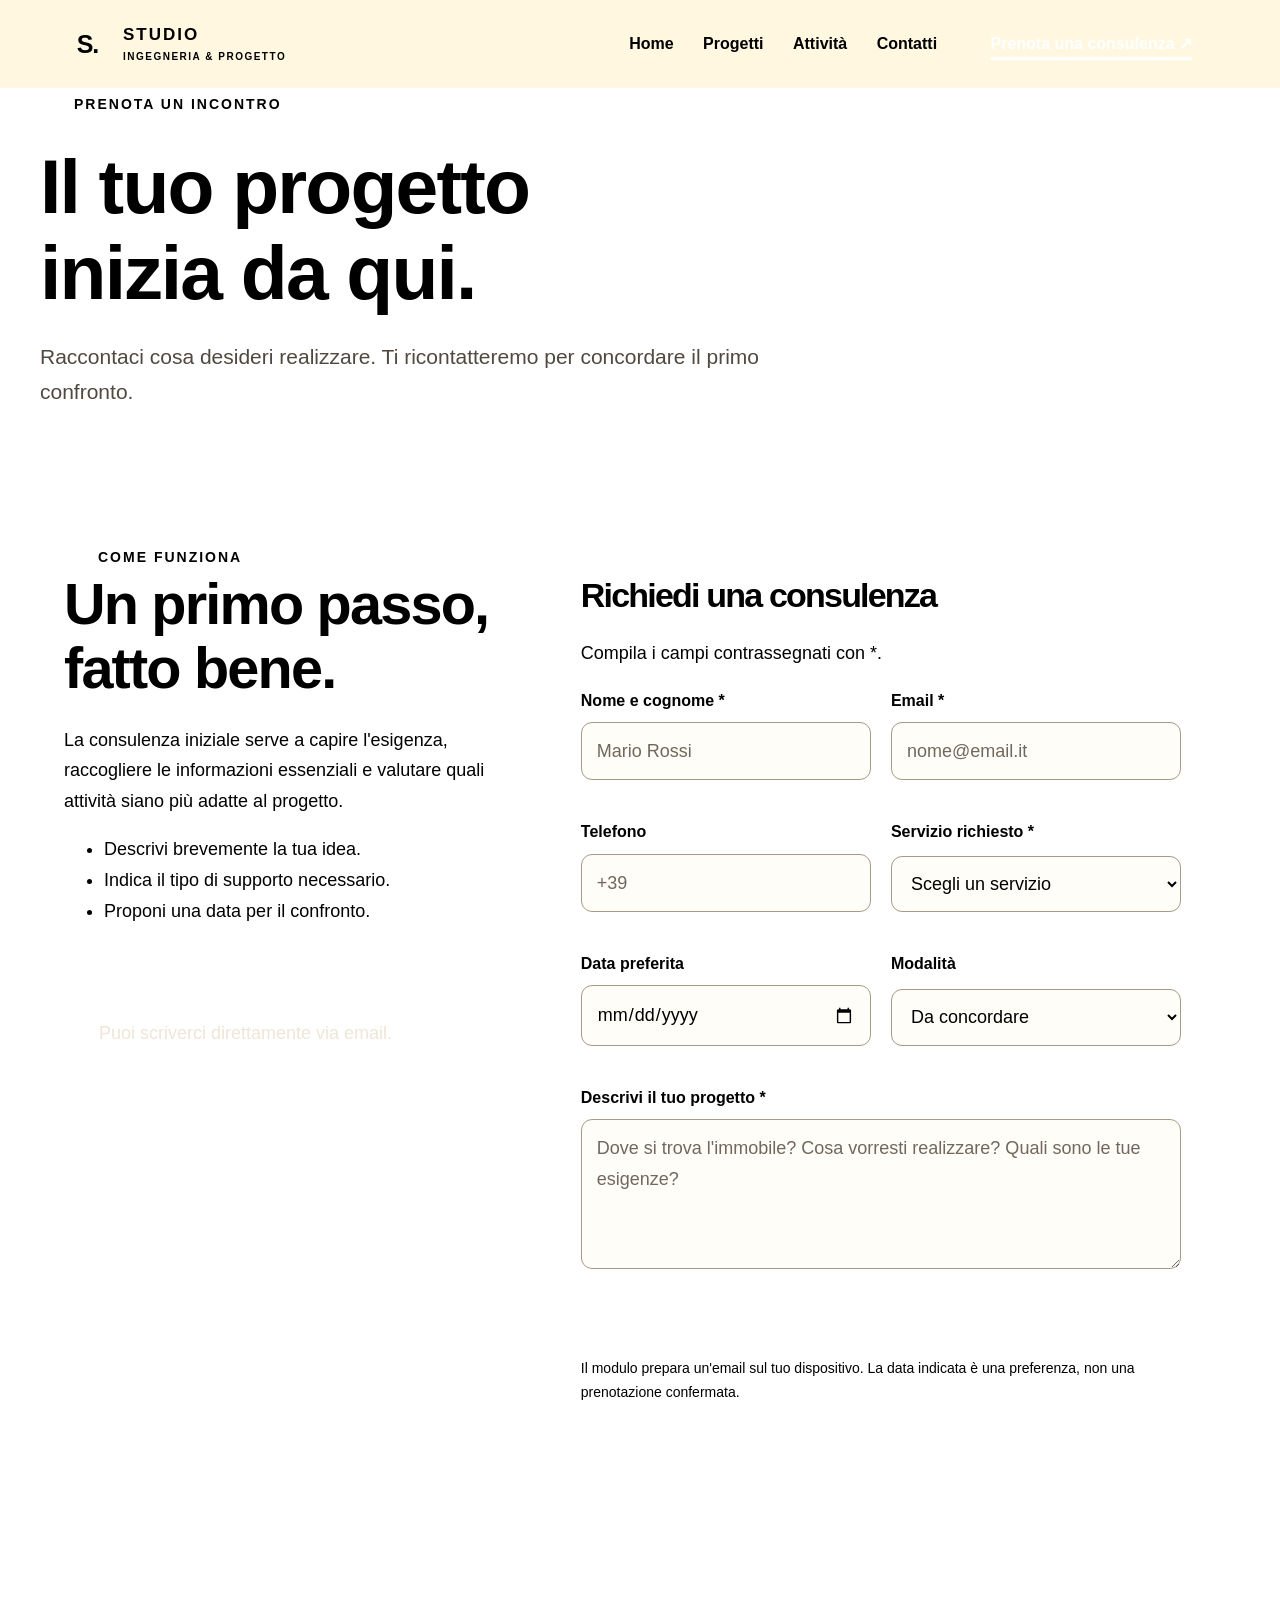
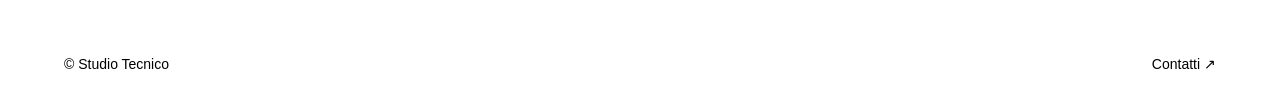
<file: consulenza.html>
<!DOCTYPE html>
<html lang="it">
<head>
  <meta charset="UTF-8">
  <meta name="viewport" content="width=device-width, initial-scale=1">
  <title>Prenota una consulenza — Studio Tecnico</title>
  <link rel="stylesheet" href="css/style.css">
  <script src="js/main.js" defer></script>
</head>
<body>

<header class="header">
  <a class="logo" href="index.html">
    <span class="logo-mark">S.</span>
    <span>STUDIO<small>INGEGNERIA & PROGETTO</small></span>
  </a>
  <button class="menu-toggle" aria-label="Apri menu"
          aria-expanded="false">☰</button>
  <nav class="nav">
    <a href="index.html">Home</a>
    <a href="lavori.html">Progetti</a>
    <a href="servizi.html">Attività</a>
    <a href="contatti.html">Contatti</a>
    <a class="button button-dark" href="consulenza.html"
       aria-current="page">Prenota una consulenza ↗</a>
  </nav>
</header>

<main>
  <section class="page-hero">
    <div class="page-hero-inner">
      <span class="eyebrow">PRENOTA UN INCONTRO</span>
      <h1>Il tuo progetto<br>inizia da qui.</h1>
      <p>
        Raccontaci cosa desideri realizzare.
        Ti ricontatteremo per concordare il primo confronto.
      </p>
    </div>
  </section>

  <section class="section">
    <div class="contact-layout">

      <aside>
        <span class="eyebrow">COME FUNZIONA</span>
        <h2>Un primo passo, fatto bene.</h2>
        <p>
          La consulenza iniziale serve a capire l'esigenza,
          raccogliere le informazioni essenziali e valutare
          quali attività siano più adatte al progetto.
        </p>

        <ul>
          <li>Descrivi brevemente la tua idea.</li>
          <li>Indica il tipo di supporto necessario.</li>
          <li>Proponi una data per il confronto.</li>
        </ul>

        <div class="contact-panel">
          <h3>Preferisci contattarci?</h3>
          <p>Puoi scriverci direttamente via email.</p>
          <div class="contact-line">
            <strong>Email</strong><br>
            <a href="mailto:info@tuostudio.it">info@tuostudio.it</a>
          </div>
          <div class="contact-line">
            <strong>Telefono</strong><br>
            <a href="tel:+390000000000">+39 000 000 0000</a>
          </div>
        </div>
      </aside>

      <form class="form-card" data-contact-form>
        <h2>Richiedi una consulenza</h2>
        <p>Compila i campi contrassegnati con *.</p>

        <div class="form-grid">
          <div class="field">
            <label for="nome">Nome e cognome *</label>
            <input id="nome" name="nome" autocomplete="name"
                   required placeholder="Mario Rossi">
          </div>

          <div class="field">
            <label for="email">Email *</label>
            <input id="email" name="email" type="email"
                   autocomplete="email" required
                   placeholder="nome@email.it">
          </div>

          <div class="field">
            <label for="telefono">Telefono</label>
            <input id="telefono" name="telefono" type="tel"
                   autocomplete="tel" placeholder="+39">
          </div>

          <div class="field">
            <label for="servizio">Servizio richiesto *</label>
            <select id="servizio" name="servizio" required>
              <option value="">Scegli un servizio</option>
              <option>Progettazione architettonica</option>
              <option>Strutture in acciaio</option>
              <option>Strutture in cemento armato</option>
              <option>Ristrutturazione</option>
              <option>Direzione lavori</option>
              <option>Consulenza tecnica</option>
              <option>Altro</option>
            </select>
          </div>

          <div class="field">
            <label for="data">Data preferita</label>
            <input id="data" name="data" type="date">
          </div>

          <div class="field">
            <label for="modalita">Modalità</label>
            <select id="modalita" name="modalita">
              <option>Da concordare</option>
              <option>Videochiamata</option>
              <option>In studio</option>
              <option>Sopralluogo</option>
            </select>
          </div>

          <div class="field full">
            <label for="messaggio">Descrivi il tuo progetto *</label>
            <textarea id="messaggio" name="messaggio" required
              placeholder="Dove si trova l'immobile? Cosa vorresti realizzare? Quali sono le tue esigenze?"></textarea>
          </div>
        </div>

        <button class="button button-dark" type="submit">
          Prepara la richiesta ↗
        </button>

        <p class="form-status" role="status" hidden></p>

        <p class="form-note">
          Il modulo prepara un'email sul tuo dispositivo. La data indicata
          è una preferenza, non una prenotazione confermata.
        </p>
      </form>

    </div>
  </section>
</main>

<footer class="footer">
  <div class="footer-bottom">
    <span>© <span id="year"></span> Studio Tecnico</span>
    <a href="contatti.html">Contatti ↗</a>
  </div>
</footer>

</body>
</html>
</file>
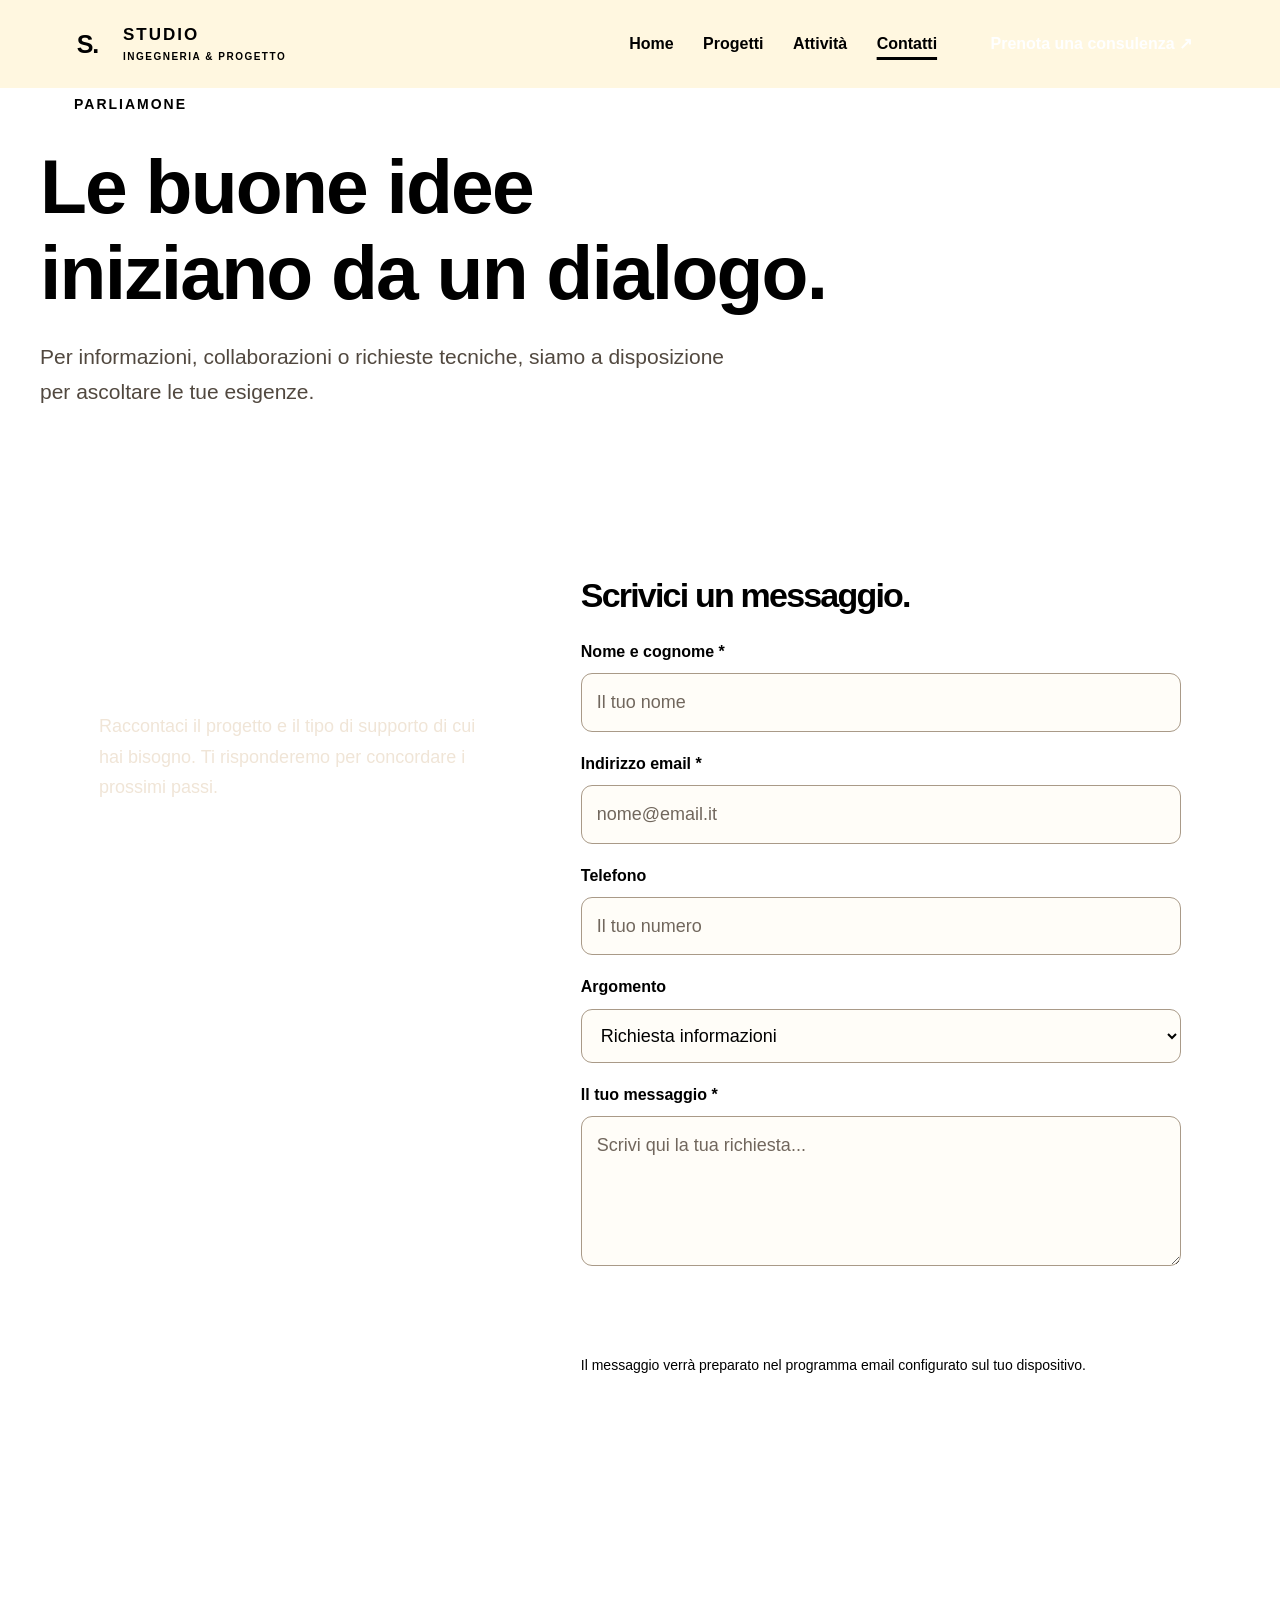
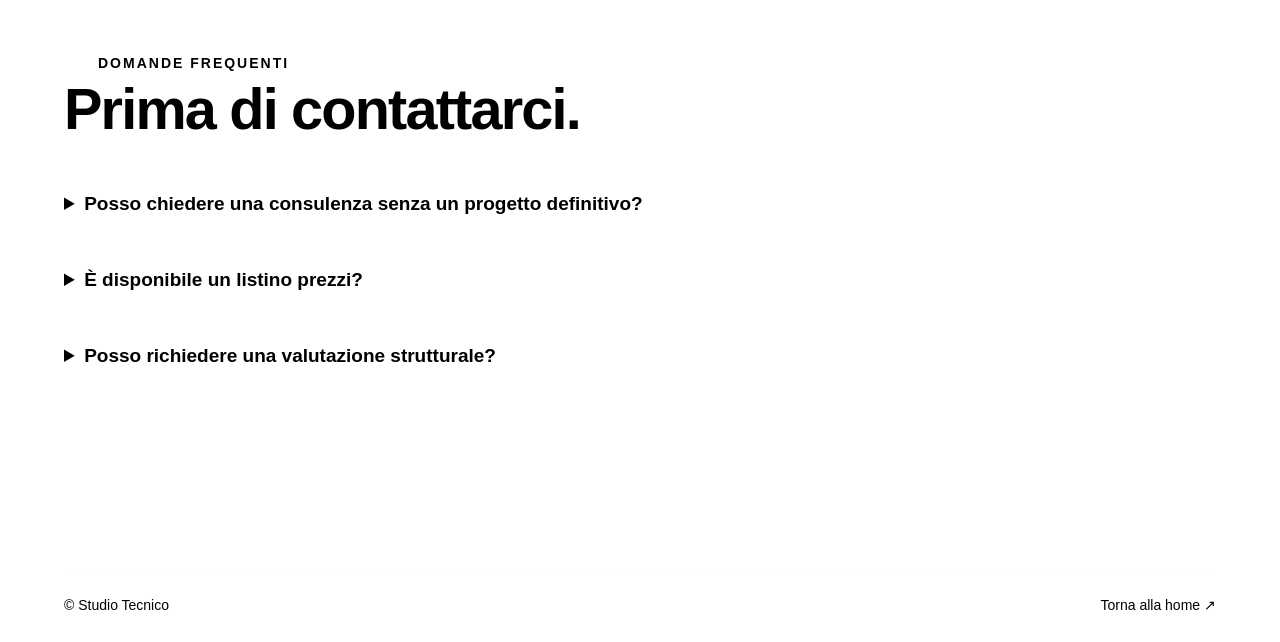
<file: contatti.html>
<!DOCTYPE html>
<html lang="it">
<head>
  <meta charset="UTF-8">
  <meta name="viewport" content="width=device-width, initial-scale=1">
  <title>Contatti — Studio Tecnico</title>
  <link rel="stylesheet" href="css/style.css">
  <script src="js/main.js" defer></script>
</head>
<body>

<header class="header">
  <a class="logo" href="index.html">
    <span class="logo-mark">S.</span>
    <span>STUDIO<small>INGEGNERIA & PROGETTO</small></span>
  </a>
  <button class="menu-toggle" aria-label="Apri menu"
          aria-expanded="false">☰</button>
  <nav class="nav">
    <a href="index.html">Home</a>
    <a href="lavori.html">Progetti</a>
    <a href="servizi.html">Attività</a>
    <a href="contatti.html" aria-current="page">Contatti</a>
    <a class="button button-dark" href="consulenza.html">
      Prenota una consulenza ↗
    </a>
  </nav>
</header>

<main>
  <section class="page-hero">
    <div class="page-hero-inner">
      <span class="eyebrow">PARLIAMONE</span>
      <h1>Le buone idee<br>iniziano da un dialogo.</h1>
      <p>
        Per informazioni, collaborazioni o richieste tecniche,
        siamo a disposizione per ascoltare le tue esigenze.
      </p>
    </div>
  </section>

  <section class="section">
    <div class="contact-layout">
      <aside class="contact-panel">
        <span class="eyebrow light">RESTIAMO IN CONTATTO</span>
        <h2>Come possiamo aiutarti?</h2>
        <p>
          Raccontaci il progetto e il tipo di supporto di cui hai bisogno.
          Ti risponderemo per concordare i prossimi passi.
        </p>

        <div class="contact-line">
          <strong>Email</strong><br>
          <a href="mailto:info@tuostudio.it">info@tuostudio.it</a>
        </div>

        <div class="contact-line">
          <strong>Telefono</strong><br>
          <a href="tel:+390000000000">+39 000 000 0000</a>
        </div>

        <div class="contact-line">
          <strong>Ricevimento</strong><br>
          Su appuntamento
        </div>

        <div class="contact-line">
          <strong>Zona operativa</strong><br>
          Inserisci qui città e province servite
        </div>
      </aside>

      <form class="form-card" data-contact-form>
        <h2>Scrivici un messaggio.</h2>

        <div class="field">
          <label for="nome">Nome e cognome *</label>
          <input id="nome" name="nome" required
                 autocomplete="name" placeholder="Il tuo nome">
        </div>

        <div class="field">
          <label for="email">Indirizzo email *</label>
          <input id="email" name="email" type="email"
                 autocomplete="email" required
                 placeholder="nome@email.it">
        </div>

        <div class="field">
          <label for="telefono">Telefono</label>
          <input id="telefono" name="telefono" type="tel"
                 autocomplete="tel" placeholder="Il tuo numero">
        </div>

        <div class="field">
          <label for="servizio">Argomento</label>
          <select id="servizio" name="servizio">
            <option>Richiesta informazioni</option>
            <option>Progettazione</option>
            <option>Strutture in acciaio o cemento</option>
            <option>Ristrutturazione</option>
            <option>Consulenza tecnica</option>
            <option>Collaborazioni professionali</option>
            <option>Altro</option>
          </select>
        </div>

        <div class="field">
          <label for="messaggio">Il tuo messaggio *</label>
          <textarea id="messaggio" name="messaggio"
                    required placeholder="Scrivi qui la tua richiesta..."></textarea>
        </div>

        <button class="button button-dark" type="submit">
          Prepara email ↗
        </button>

        <p class="form-status" role="status" hidden></p>
        <p class="form-note">
          Il messaggio verrà preparato nel programma email configurato
          sul tuo dispositivo.
        </p>
      </form>
    </div>
  </section>

  <section class="section" style="background:var(--white)">
    <span class="eyebrow">DOMANDE FREQUENTI</span>
    <h2>Prima di contattarci.</h2>

    <div class="faq">
      <details>
        <summary>Posso chiedere una consulenza senza un progetto definitivo?</summary>
        <p>
          Sì. Puoi contattarci anche in fase preliminare per illustrare
          l'idea e valutare quali informazioni siano necessarie.
        </p>
      </details>

      <details>
        <summary>È disponibile un listino prezzi?</summary>
        <p>
          Le attività professionali sono elencate nella pagina Servizi,
          senza prezzi standard. L'eventuale offerta viene definita
          sulla base dell'incarico e delle esigenze specifiche.
        </p>
      </details>

      <details>
        <summary>Posso richiedere una valutazione strutturale?</summary>
        <p>
          Puoi inviare una richiesta descrivendo l'immobile,
          la struttura interessata e la documentazione disponibile.
          Le modalità dell'incarico verranno concordate direttamente.
        </p>
      </details>
    </div>
  </section>
</main>

<footer class="footer">
  <div class="footer-bottom">
    <span>© <span id="year"></span> Studio Tecnico</span>
    <a href="index.html">Torna alla home ↗</a>
  </div>
</footer>

</body>
</html>
</file>
<file: css/style.css>
```css
/* ==========================================
   STUDIO — INGEGNERIA & PROGETTO
   Palette del progetto
   ========================================== */

:root {
  --cream: #fff7df;
  --butter: #ffe9a8;
  --gold: #f8d36a;
  --stone: #d9c7b6;
  --brown: #6b5b4b;
  --ink: #29251f;
  --white: #fffdf8;
  --muted: #655c52;
  --line: rgba(107, 91, 75, 0.23);
  --radius: 18px;
  --shadow: 0 18px 55px rgba(41, 37, 31, 0.10);
}

* {
  box-sizing: border-box;
}

html {
  scroll-behavior: smooth;
  scroll-padding-top: 100px;
}

body {
  margin: 0;
  background: var(--cream);
  color: var(--ink);
  font-family: Arial, Helvetica, sans-serif;
  font-size: 18px;
  line-height: 1.7;
}

img {
  display: block;
  width: 100%;
  max-width: 100%;
}

a {
  color: inherit;
  text-decoration: none;
}

button,
input,
select,
textarea {
  font: inherit;
}

button,
a {
  -webkit-tap-highlight-color: transparent;
}

a:focus-visible,
button:focus-visible,
input:focus-visible,
select:focus-visible,
textarea:focus-visible {
  outline: 3px solid #916514;
  outline-offset: 4px;
}

::selection {
  background: var(--gold);
  color: var(--ink);
}

/* HEADER */

.header {
  min-height: 88px;
  padding: 14px 5%;
  display: flex;
  align-items: center;
  justify-content: space-between;
  gap: 25px;
  position: sticky;
  top: 0;
  z-index: 100;
  background: rgba(255, 247, 223, 0.96);
  border-bottom: 1px solid var(--line);
  backdrop-filter: blur(14px);
}

.logo {
  display: flex;
  align-items: center;
  gap: 12px;
  font-weight: 900;
  letter-spacing: 2px;
  line-height: 1.2;
  font-size: 17px;
  flex-shrink: 0;
}

.logo small {
  display: block;
  margin-top: 5px;
  font-size: 10px;
  letter-spacing: 1.5px;
  color: var(--muted);
}

.logo-mark {
  display: grid;
  place-items: center;
  width: 47px;
  height: 47px;
  border-radius: 13px 13px 13px 3px;
  background: var(--brown);
  color: var(--cream);
  font-size: 25px;
  letter-spacing: -1px;
}

.nav {
  display: flex;
  align-items: center;
  gap: clamp(14px, 2.3vw, 32px);
}

.nav > a:not(.button) {
  font-size: 16px;
  font-weight: 700;
  transition: color 0.2s;
}

.nav > a:hover {
  color: #966e19;
}

.nav > a[aria-current="page"] {
  text-decoration: underline;
  text-decoration-color: var(--gold);
  text-decoration-thickness: 3px;
  text-underline-offset: 8px;
}

.menu-toggle {
  display: none;
  background: transparent;
  color: var(--ink);
  border: 1px solid var(--line);
  border-radius: 10px;
  padding: 8px 13px;
  cursor: pointer;
}

/* BUTTONS */

.button {
  min-height: 52px;
  display: inline-flex;
  align-items: center;
  justify-content: center;
  gap: 10px;
  padding: 13px 23px;
  border: 1px solid transparent;
  border-radius: 50px;
  font-size: 16px;
  font-weight: 800;
  line-height: 1.35;
  cursor: pointer;
  transition:
    transform 0.2s ease,
    background 0.2s ease,
    color 0.2s ease;
}

.button:hover {
  transform: translateY(-3px);
}

.button-dark {
  background: var(--brown);
  color: white;
}

.button-dark:hover {
  background: #4c4035;
}

.button-gold {
  background: var(--gold);
  color: var(--ink);
}

.button-gold:hover {
  background: var(--butter);
}

.button-outline {
  color: white;
  border-color: rgba(255, 255, 255, 0.8);
  background: rgba(255, 255, 255, 0.07);
}

.button-outline:hover {
  background: white;
  color: var(--ink);
}

/* TYPOGRAPHY */

h1,
h2,
h3,
p {
  margin-top: 0;
}

h1,
h2,
h3 {
  letter-spacing: -1.8px;
  line-height: 1.12;
}

h1 {
  font-size: clamp(42px, 6.6vw, 94px);
  margin-bottom: 25px;
}

h2 {
  font-size: clamp(34px, 4.5vw, 60px);
  margin-bottom: 24px;
}

h3 {
  font-size: 24px;
  margin-bottom: 12px;
}

.eyebrow {
  display: inline-block;
  font-size: 14px;
  font-weight: 800;
  letter-spacing: 2px;
  line-height: 1.5;
  color: var(--brown);
  text-transform: uppercase;
}

.eyebrow::before {
  content: "";
  display: inline-block;
  width: 24px;
  height: 2px;
  margin: 0 10px 4px 0;
  background: var(--gold);
}

.eyebrow.light {
  color: var(--butter);
}

.large-text {
  font-size: clamp(20px, 2vw, 25px);
  line-height: 1.7;
  color: #51483f;
}

.text-link {
  display: inline-flex;
  align-items: center;
  gap: 10px;
  font-size: 17px;
  font-weight: 800;
  text-underline-offset: 5px;
}

.text-link:hover {
  text-decoration: underline;
}

.text-link span {
  transition: transform 0.2s;
}

.text-link:hover span {
  transform: translate(3px, -3px);
}

/* HERO A TUTTA LARGHEZZA */

.hero {
  position: relative;
  min-height: min(790px, calc(100svh - 88px));
  display: flex;
  align-items: center;
  overflow: hidden;
  color: white;
  background: var(--brown);
}

.hero-image,
.hero-overlay {
  position: absolute;
  inset: 0;
  width: 100%;
  height: 100%;
}

.hero-image {
  object-fit: cover;
  object-position: center;
  animation: heroZoom 1.3s ease both;
}

.hero-overlay {
  background:
    linear-gradient(
      90deg,
      rgba(25, 22, 18, 0.78) 0%,
      rgba(25, 22, 18, 0.45) 55%,
      rgba(25, 22, 18, 0.08) 100%
    ),
    linear-gradient(
      0deg,
      rgba(25, 22, 18, 0.32),
      transparent 45%
    );
}

.hero-content {
  width: min(1180px, 90%);
  margin: 0 auto;
  position: relative;
  z-index: 2;
  padding: 95px 0 120px;
  animation: contentIn 0.8s ease both;
}

.hero-content h1 {
  max-width: 900px;
  margin-top: 26px;
}

.hero-content h1 span {
  color: var(--gold);
}

.hero-content p {
  max-width: 610px;
  color: #fff8e9;
  font-size: clamp(19px, 2vw, 23px);
  line-height: 1.7;
}

.hero-buttons {
  display: flex;
  flex-wrap: wrap;
  gap: 15px;
  margin-top: 34px;
}

.hero-caption {
  position: absolute;
  z-index: 3;
  bottom: 25px;
  left: 5%;
  right: 5%;
  display: flex;
  justify-content: space-between;
  gap: 20px;
  padding-top: 15px;
  border-top: 1px solid rgba(255, 255, 255, 0.45);
  font-size: 14px;
  color: white;
}

/* SEZIONI */

.section {
  padding: 110px 5%;
}

.intro {
  display: grid;
  grid-template-columns: 1fr 1fr;
  gap: 70px;
  align-items: center;
}

.intro h2 {
  margin: 25px 0 0;
}

.intro .text-link {
  margin-top: 10px;
}

.projects-section {
  padding-top: 65px;
  background: var(--white);
}

.section-heading {
  display: flex;
  align-items: end;
  justify-content: space-between;
  gap: 25px;
  margin-bottom: 40px;
}

.section-heading h2 {
  margin: 18px 0 0;
}

.section-heading > .text-link {
  margin-bottom: 9px;
}

/* CARD PROGETTI */

.project-grid {
  display: grid;
  grid-template-columns: repeat(3, minmax(0, 1fr));
  gap: 27px;
}

.project-card {
  display: block;
  min-width: 0;
}

.project-image {
  height: 360px;
  position: relative;
  overflow: hidden;
  background: var(--stone);
  border-radius: var(--radius);
}

.project-image img {
  height: 100%;
  object-fit: cover;
  transition: transform 0.6s ease;
}

.project-card:hover .project-image img {
  transform: scale(1.055);
}

.project-number {
  position: absolute;
  top: 18px;
  left: 18px;
  background: var(--cream);
  color: var(--ink);
  border-radius: 50px;
  min-width: 47px;
  height: 42px;
  display: grid;
  place-items: center;
  font-size: 14px;
  font-weight: 900;
}

.project-info {
  display: flex;
  justify-content: space-between;
  align-items: center;
  gap: 15px;
  padding: 20px 3px;
}

.project-info h3 {
  font-size: 24px;
  margin-bottom: 6px;
}

.project-info p {
  color: var(--muted);
  font-size: 16px;
  margin-bottom: 0;
}

.project-arrow {
  width: 43px;
  height: 43px;
  border: 1px solid var(--line);
  border-radius: 50%;
  display: grid;
  place-items: center;
  font-size: 21px;
  flex-shrink: 0;
  transition: background 0.2s, color 0.2s;
}

.project-card:hover .project-arrow {
  background: var(--gold);
}

/* IMMAGINE PANORAMICA */

.full-image {
  min-height: 580px;
  position: relative;
  display: flex;
  align-items: center;
  overflow: hidden;
  background: var(--brown);
  color: white;
}

.full-image > img {
  position: absolute;
  inset: 0;
  height: 100%;
  object-fit: cover;
}

.full-image::after {
  content: "";
  position: absolute;
  inset: 0;
  background: linear-gradient(
    90deg,
    rgba(25, 22, 18, 0.78),
    rgba(25, 22, 18, 0.12)
  );
}

.full-image-content {
  width: 90%;
  max-width: 1180px;
  margin: auto;
  padding: 100px 0;
  position: relative;
  z-index: 2;
}

.full-image-content h2 {
  margin-top: 25px;
  max-width: 720px;
}

.full-image-content .button {
  margin-top: 15px;
}

/* SERVIZI */

.services-preview {
  background: var(--cream);
}

.services-preview > h2 {
  margin-top: 22px;
}

.service-grid {
  display: grid;
  grid-template-columns: repeat(3, minmax(0, 1fr));
  gap: 20px;
  margin-top: 40px;
}

.service-card {
  padding: 32px;
  background: var(--white);
  border: 1px solid var(--line);
  border-radius: var(--radius);
  transition: transform 0.25s, box-shadow 0.25s;
}

.service-card:hover {
  transform: translateY(-5px);
  box-shadow: var(--shadow);
}

.service-index {
  display: block;
  margin-bottom: 28px;
  color: #8a6515;
  font-size: 15px;
  font-weight: 900;
  letter-spacing: 2px;
}

.service-card p {
  color: var(--muted);
  font-size: 17px;
}

.service-card .text-link {
  margin-top: 8px;
}

/* BANNER CONTATTI */

.contact-banner {
  padding: 75px 5%;
  display: flex;
  align-items: center;
  justify-content: space-between;
  gap: 35px;
  background: var(--butter);
}

.contact-banner h2 {
  margin: 20px 0 15px;
}

.contact-banner p {
  max-width: 650px;
  margin-bottom: 0;
  font-size: 19px;
}

/* FOOTER */

.footer {
  padding: 65px 5% 25px;
  background: var(--ink);
  color: var(--cream);
}

.footer-main {
  display: grid;
  grid-template-columns: 1.5fr 1fr 1fr;
  gap: 45px;
  padding-bottom: 50px;
}

.footer-logo {
  width: fit-content;
  align-self: start;
}

.footer-logo small {
  color: var(--stone);
}

.footer-main > div {
  display: flex;
  flex-direction: column;
  align-items: flex-start;
  gap: 10px;
}

.footer-main h3 {
  font-size: 16px;
  letter-spacing: 1px;
  color: var(--gold);
}

.footer-main > div a {
  color: #eee3d5;
  font-size: 16px;
}

.footer-main > div a:hover {
  text-decoration: underline;
  text-underline-offset: 4px;
}

.footer-bottom {
  display: flex;
  justify-content: space-between;
  gap: 20px;
  border-top: 1px solid rgba(255, 247, 223, 0.2);
  padding-top: 23px;
  font-size: 14px;
  color: var(--stone);
}

/* ANIMAZIONI */

@keyframes contentIn {
  from {
    opacity: 0;
    transform: translateY(20px);
  }
  to {
    opacity: 1;
    transform: translateY(0);
  }
}

@keyframes heroZoom {
  from {
    transform: scale(1.04);
  }
  to {
    transform: scale(1);
  }
}

/* TABLET */

@media (max-width: 1000px) {
  .header {
    padding-inline: 4%;
  }

  .nav {
    gap: 15px;
  }

  .nav > a:not(.button) {
    font-size: 15px;
  }

  .nav .button {
    padding-inline: 16px;
    font-size: 14px;
  }

  .section {
    padding: 80px 4%;
  }

  .project-grid {
    grid-template-columns: repeat(2, minmax(0, 1fr));
  }

  .project-image {
    height: 320px;
  }

  .intro {
    gap: 35px;
  }

  .service-grid {
    grid-template-columns: repeat(2, minmax(0, 1fr));
  }
}

/* SMARTPHONE */

@media (max-width: 720px) {
  body {
    font-size: 18px;
  }

  .header {
    min-height: 76px;
    padding: 12px 5%;
  }

  .logo {
    font-size: 15px;
  }

  .logo-mark {
    width: 42px;
    height: 42px;
  }

  .menu-toggle {
    display: block;
    font-size: 25px;
    min-width: 48px;
    min-height: 45px;
  }

  .nav {
    display: none;
    position: absolute;
    top: 100%;
    left: 0;
    right: 0;
    padding: 20px 5% 25px;
    background: var(--cream);
    border-bottom: 1px solid var(--line);
    box-shadow: var(--shadow);
    align-items: stretch;
    flex-direction: column;
    gap: 6px;
  }

  .nav.open {
    display: flex;
  }

  .nav > a:not(.button) {
    padding: 10px 0;
    font-size: 18px;
  }

  .nav .button {
    margin-top: 10px;
    width: 100%;
    font-size: 16px;
  }

  .hero {
    min-height: 690px;
    min-height: min(760px, calc(100svh - 76px));
  }

  .hero-overlay {
    background: linear-gradient(
      90deg,
      rgba(25, 22, 18, 0.76),
      rgba(25, 22, 18, 0.30)
    );
  }

  .hero-content {
    width: 90%;
    padding: 75px 0 100px;
  }

  h1 {
    font-size: clamp(43px, 11vw, 65px);
    letter-spacing: -2px;
  }

  h2 {
    font-size: clamp(34px, 8vw, 46px);
    letter-spacing: -1.3px;
  }

  .hero-content p {
    font-size: 19px;
  }

  .hero-buttons {
    flex-direction: column;
    align-items: stretch;
    max-width: 370px;
  }

  .hero-buttons .button {
    width: 100%;
    min-height: 54px;
  }

  .hero-caption {
    font-size: 13px;
    left: 5%;
    right: 5%;
  }

  .section {
    padding: 70px 5%;
  }

  .intro {
    grid-template-columns: 1fr;
    gap: 24px;
  }

  .section-heading {
    align-items: flex-start;
    flex-direction: column;
    gap: 12px;
  }

  .project-grid,
  .service-grid {
    grid-template-columns: 1fr;
  }

  .project-image {
    height: 340px;
  }

  .project-info h3 {
    font-size: 23px;
  }

  .full-image {
    min-height: 500px;
  }

  .full-image-content {
    width: 90%;
    padding: 75px 0;
  }

  .service-card {
    padding: 27px;
  }

  .contact-banner {
    flex-direction: column;
    align-items: flex-start;
    padding: 65px 5%;
  }

  .contact-banner .button {
    width: 100%;
  }

  .footer-main {
    grid-template-columns: 1fr;
    gap: 35px;
  }

  .footer-bottom {
    flex-direction: column;
    gap: 8px;
  }
}

/* ACCESSIBILITÀ: RIDUCI ANIMAZIONI */

@media (prefers-reduced-motion: reduce) {
  *,
  *::before,
  *::after {
    scroll-behavior: auto !important;
    animation-duration: 0.01ms !important;
    transition-duration: 0.01ms !important;
  }
}

```css
/* PAGINE INTERNE */

.page-hero {
  padding: 90px 5% 75px;
  background: var(--butter);
}

.page-hero-inner {
  max-width: 1200px;
  margin: 0 auto;
}

.page-hero h1 {
  margin: 24px 0;
  font-size: clamp(44px, 6vw, 78px);
}

.page-hero p {
  max-width: 720px;
  font-size: 21px;
  color: #51483f;
}

.portfolio-section {
  background: var(--white);
}

.portfolio-filters {
  display: flex;
  flex-wrap: wrap;
  gap: 12px;
  margin-bottom: 35px;
}

.filter-btn {
  padding: 12px 20px;
  min-height: 48px;
  border: 1px solid var(--line);
  border-radius: 50px;
  background: transparent;
  color: var(--ink);
  cursor: pointer;
  font-weight: 750;
}

.filter-btn[aria-pressed="true"] {
  background: var(--brown);
  color: white;
  border-color: var(--brown);
}

.filter-btn:hover {
  border-color: var(--brown);
}

.portfolio-grid [hidden] {
  display: none !important;
}

.portfolio-note {
  margin-top: 30px;
  font-size: 15px;
  color: var(--muted);
}

/* SERVIZI */

.services-list {
  display: grid;
  grid-template-columns: repeat(2, minmax(0, 1fr));
  gap: 20px;
}

.service-detail {
  padding: 32px;
  background: var(--white);
  border: 1px solid var(--line);
  border-radius: var(--radius);
}

.service-detail .service-index {
  margin-bottom: 20px;
}

.service-detail p,
.service-detail li {
  color: var(--muted);
}

.service-detail ul {
  padding-left: 23px;
}

.service-detail li {
  margin-bottom: 7px;
}

/* CONTATTI E MODULI */

.contact-layout {
  display: grid;
  grid-template-columns: 0.8fr 1.2fr;
  gap: 35px;
  align-items: start;
}

.contact-panel {
  padding: 35px;
  background: var(--brown);
  color: white;
  border-radius: var(--radius);
}

.contact-panel h2 {
  font-size: 36px;
}

.contact-panel p {
  color: #f0e5d7;
}

.contact-panel a {
  color: var(--butter);
  overflow-wrap: anywhere;
}

.contact-line {
  border-top: 1px solid rgba(255,255,255,0.25);
  padding-top: 18px;
  margin-top: 20px;
}

.form-card {
  padding: 35px;
  background: var(--white);
  border: 1px solid var(--line);
  border-radius: var(--radius);
}

.form-card h2 {
  font-size: 34px;
}

.form-grid {
  display: grid;
  grid-template-columns: 1fr 1fr;
  gap: 20px;
}

.field {
  display: grid;
  gap: 8px;
  margin-bottom: 18px;
}

.field.full {
  grid-column: 1 / -1;
}

.field label {
  font-size: 16px;
  font-weight: 800;
}

.field input,
.field select,
.field textarea {
  width: 100%;
  min-height: 54px;
  padding: 13px 15px;
  background: #fffdf8;
  color: var(--ink);
  border: 1px solid #a99a88;
  border-radius: 11px;
}

.field textarea {
  min-height: 150px;
  resize: vertical;
}

.field input::placeholder,
.field textarea::placeholder {
  color: #71675d;
}

.form-status {
  padding: 15px;
  margin-top: 18px;
  background: var(--butter);
  border-radius: 10px;
  font-weight: 700;
}

.form-note {
  font-size: 14px;
  color: var(--muted);
  margin-top: 18px;
}

.faq {
  border-top: 1px solid var(--line);
}

.faq details {
  padding: 22px 0;
  border-bottom: 1px solid var(--line);
}

.faq summary {
  font-size: 19px;
  font-weight: 800;
  cursor: pointer;
}

.faq details p {
  margin: 14px 0 0;
  color: var(--muted);
}

/* RESPONSIVE PAGINE INTERNE */

@media (max-width: 850px) {
  .contact-layout {
    grid-template-columns: 1fr;
  }

  .services-list {
    grid-template-columns: 1fr;
  }
}

@media (max-width: 600px) {
  .page-hero {
    padding: 65px 5% 50px;
  }

  .page-hero p {
    font-size: 19px;
  }

  .form-grid {
    grid-template-columns: 1fr;
    gap: 0;
  }

  .field.full {
    grid-column: auto;
  }

  .form-card,
  .contact-panel,
  .service-detail {
    padding: 23px;
  }

  .portfolio-filters {
    gap: 8px;
  }

  .filter-btn {
    padding: 10px 14px;
    font-size: 15px;
  }
}
```
```
</file>
